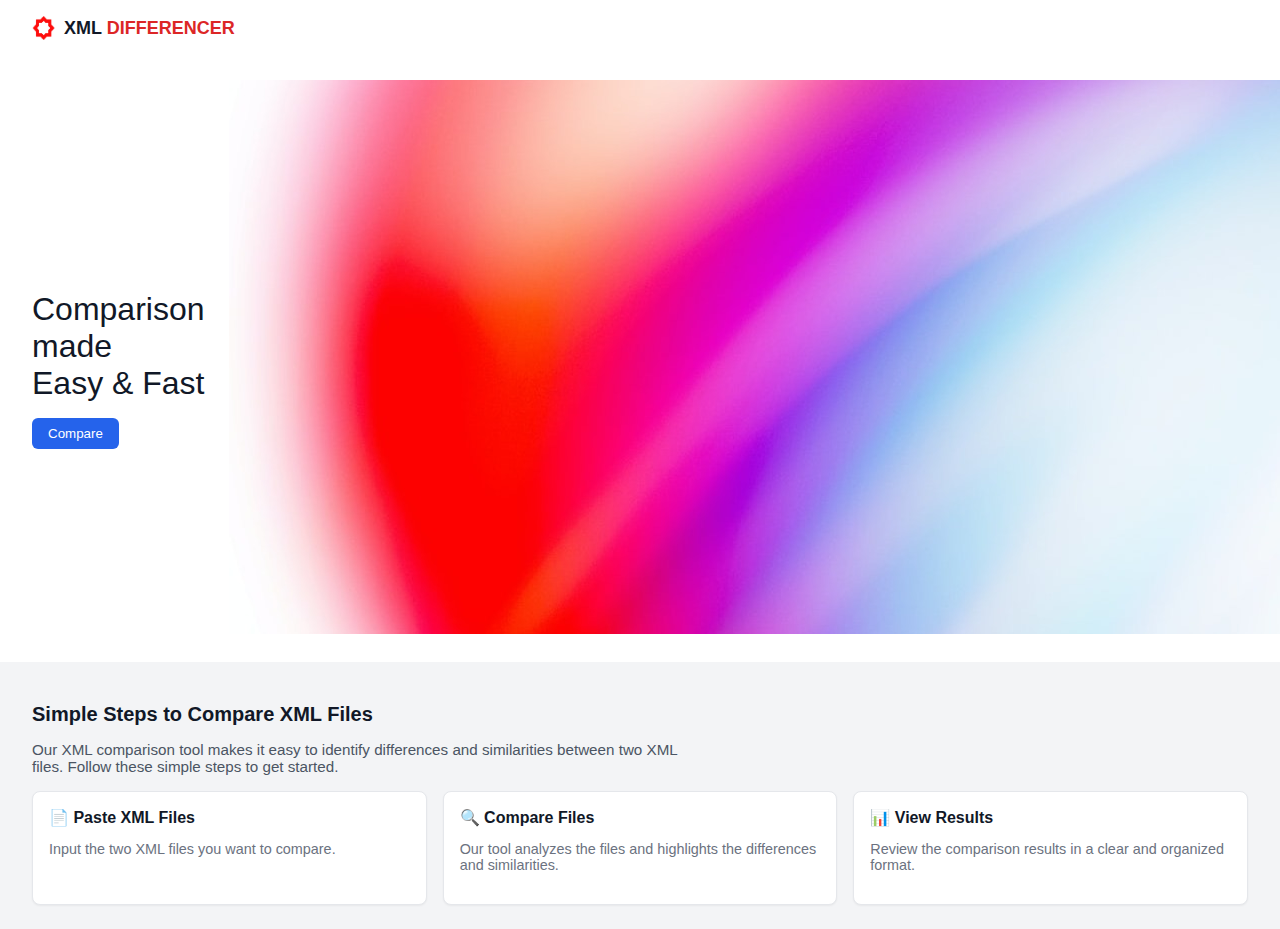
<file: templates/landing.html>
<!DOCTYPE html>
<html lang="en">
<head>
  <meta charset="UTF-8" />
  <meta name="viewport" content="width=device-width, initial-scale=1.0" />
  <title>XML Differencer</title>
  <link href="../static/landingp.css" rel="stylesheet" />
  <link rel="icon" href="../static/img/favicon.jpg" type="image/jpg">
</head>
<body>

  <!-- Header -->
  <header class="header">
    <div class="logo-container">
      <img src="../static/img/logo.jpg" alt="Logo" class="logo" />
      <span class="logo-text">XML <span class="logo-highlight">DIFFERENCER</span></span>
    </div>
  </header>

  <!-- Hero Section -->
  <section class="hero">
    <div class="hero-text">
      <h1 class="hero-title">Comparison made<br>Easy & Fast</h1>
    <a href="/compare"><button class="compare-button">Compare</button></a>
    </div>
    <div class="hero-image">
      <img src="../static/img/Image.jpg" alt="Colorful gradient" />
    </div>
  </section>

  <!-- Steps Section -->
  <section class="steps-section">
    <h2 class="steps-title">Simple Steps to Compare XML Files</h2>
    <p class="steps-description">
      Our XML comparison tool makes it easy to identify differences and similarities between two XML files. Follow these simple steps to get started.
    </p>

    <div class="steps-grid">
      <div class="step-box">
        <div class="step-title">📄 Paste XML Files</div>
        <p class="step-text">Input the two XML files you want to compare.</p>
      </div>
      <div class="step-box">
        <div class="step-title">🔍 Compare Files</div>
        <p class="step-text">Our tool analyzes the files and highlights the differences and similarities.</p>
      </div>
      <div class="step-box">
        <div class="step-title">📊 View Results</div>
        <p class="step-text">Review the comparison results in a clear and organized format.</p>
      </div>
    </div>
  </section>

</body>
</html>
</file>
<file: static/landingp.css>
/* Base styles */
body {
  margin: 0;
  font-family: 'Segoe UI', Tahoma, Geneva, Verdana, sans-serif;
  background-color: #ffffff;
  color: #111827;
}

/* Header */
.header {
  display: flex;
  align-items: center;
  justify-content: space-between;
  padding: 1rem 2rem;
}

.logo-container {
  display: flex;
  align-items: center;
  gap: 0.5rem;
}

.logo {
  width: 24px;
  height: 24px;
}

.logo-text {
  font-weight: bold;
  font-size: 1.125rem;
}

.logo-highlight {
  color: #dc2626; /* red */
}

/* Hero */
.hero {
  display: flex;
  flex-direction: column;
  padding: 1.5rem 2rem;
  gap: 1.5rem;
}

@media (min-width: 1024px) {
  .hero {
    flex-direction: row;
    justify-content: space-between;
    align-items: center;
  }
}

.hero-text {
  max-width: 50%;
  display: flex;
  flex-direction: column;
  justify-content: center;
}

.hero-title {
  font-size: 2rem;
  font-weight: 500;
  margin-bottom: 1rem;
}

.compare-button {
  background-color: #2563eb; /* blue */
  color: white;
  padding: 0.5rem 1rem;
  border-radius: 0.375rem;
  border: none;
  cursor: pointer;
  transition: background-color 0.3s ease;
}

.compare-button:hover {
  background-color: #1d4ed8; /* darker blue */
}

.hero-image .image-wrapper {
  position: relative;
  width: 100%;
  max-width: 100%;
}

.main-image {
  width: 100%;
  border-radius: 0.5rem;
  box-shadow: 0 4px 10px rgba(0, 0, 0, 0.1);
}

.overlay-image {
  position: absolute;
  top: 20%;
  left: 20%;
  width: 50px;
  height: 50px;
  object-fit: contain;
}

/* Steps Section */
.steps-section {
  background-color: #f3f4f6; /* light gray */
  padding: 1.5rem 2rem;
}

.steps-title {
  font-size: 1.25rem;
  font-weight: bold;
  margin-bottom: 0.5rem;
}

.steps-description {
  max-width: 42rem;
  margin-bottom: 1rem;
  color: #4b5563;
  font-size: 0.95rem;
}

.steps-grid {
  display: grid;
  gap: 1rem;
}

@media (min-width: 768px) {
  .steps-grid {
    grid-template-columns: repeat(3, 1fr);
  }
}

.step-box {
  background-color: white;
  padding: 1rem;
  border-radius: 0.5rem;
  border: 1px solid #e5e7eb;
  box-shadow: 0 1px 2px rgba(0,0,0,0.05);
}

.step-title {
  font-weight: 600;
  font-size: 1rem;
  margin-bottom: 0.5rem;
}

.step-text {
  color: #6b7280;
  font-size: 0.9rem;
}
</file>
